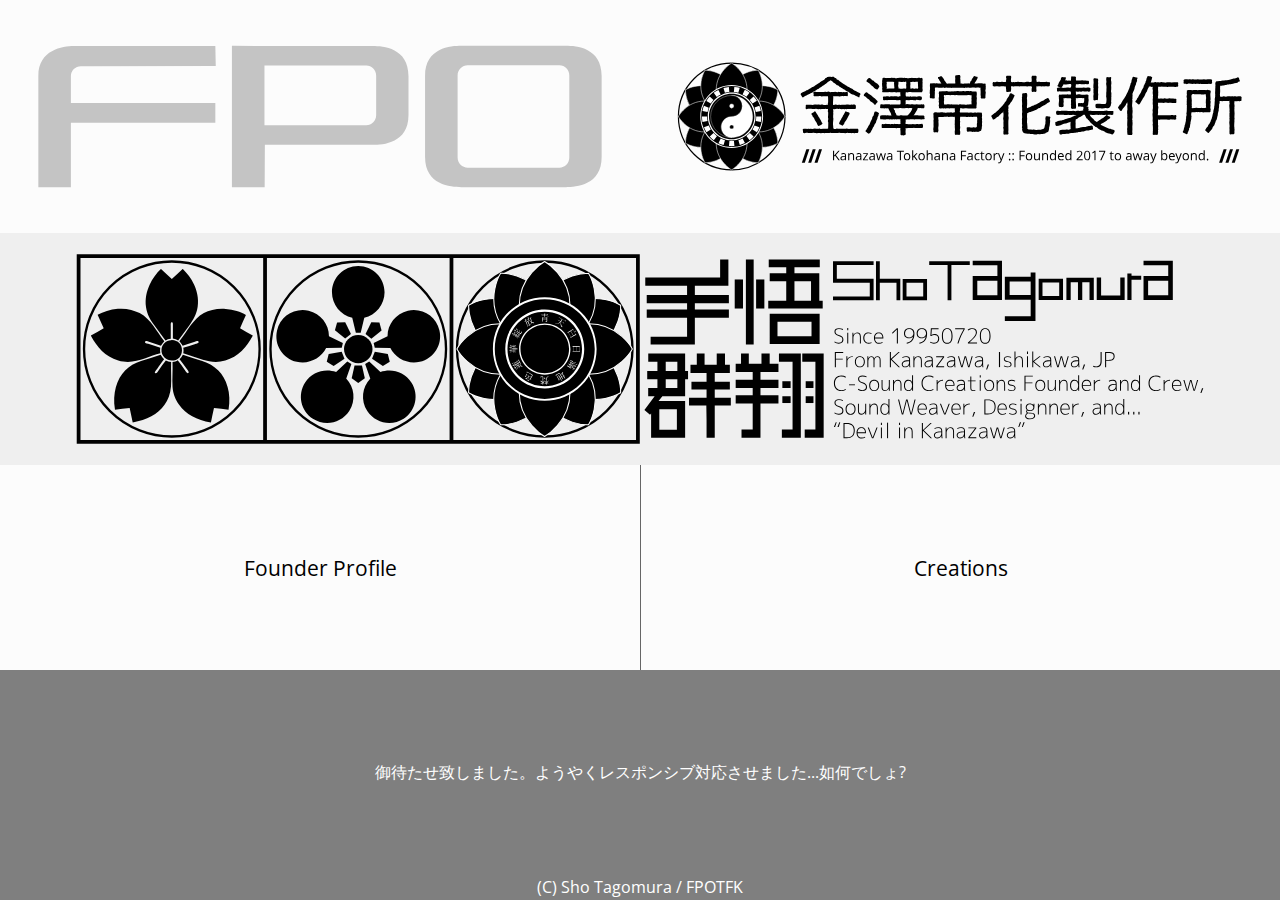
<file: index.html>
<!DOCTYPE html>
<html lang="ja">
	<head>
    	<meta charset="UTF-8" />
        <meta http-equiv="Content-Style-Type" content="text/css" />
        <meta http-equiv="Content-Script-Type" content="text/javascript" />
        <meta name="viewport" content="width=device-width,initial-scale=1.0" />
        <meta name="description" content="在澤魔王 手悟群 翔 並びにFPO/金澤常花製作所 公式サイト" />
        <meta name="keywords" content="手悟群, 翔, 在澤魔王, FPO, 金澤常花製作所" />
        <title>手悟群 翔 / Sho Tagomura / FPO / 金澤常花製作所</title>
        <link href="https://fonts.googleapis.com/css?family=Open+Sans:400,700" rel="stylesheet" type="text/css" />
        <link rel="stylesheet" href="./css/base.css" type="text/css" />
        <link rel="shortcut icon" href="./img/FPOTFK Unite Mark 02-P02.png" type="image/png" />
    </head>
    <body>
        <div class="gridize">
            <div class="heads headouter">
                <div class="img01 headimd"><img src="./img/FPO Character Symbol 03.svg" /></div>
                <div class="img02 headimd"><img src="./img/TFK Mark 03.svg" /></div>
                <div class="img03 headimd"><img src="./img/Mines Symbol 20150822 HP 02.svg" /></div>
            </div>
            <div class="menues menuwipe">
                <a class="meui mn01" href="./shotagomura/prof.html"><div>Founder Profile</div></a>
                <a class="meui mn02" href="#"><div>Creations</div></a>
            </div>
            <div class="mains">御待たせ致しました。ようやくレスポンシブ対応させました...如何でしょ?</div>
            <div class="foots" id="fots02">(C) Sho Tagomura / FPOTFK</div>
        </div>
        <!--<script src="./js/footassist.js" type="text/javascript"></script>-->
    </body>
</html>
</file>
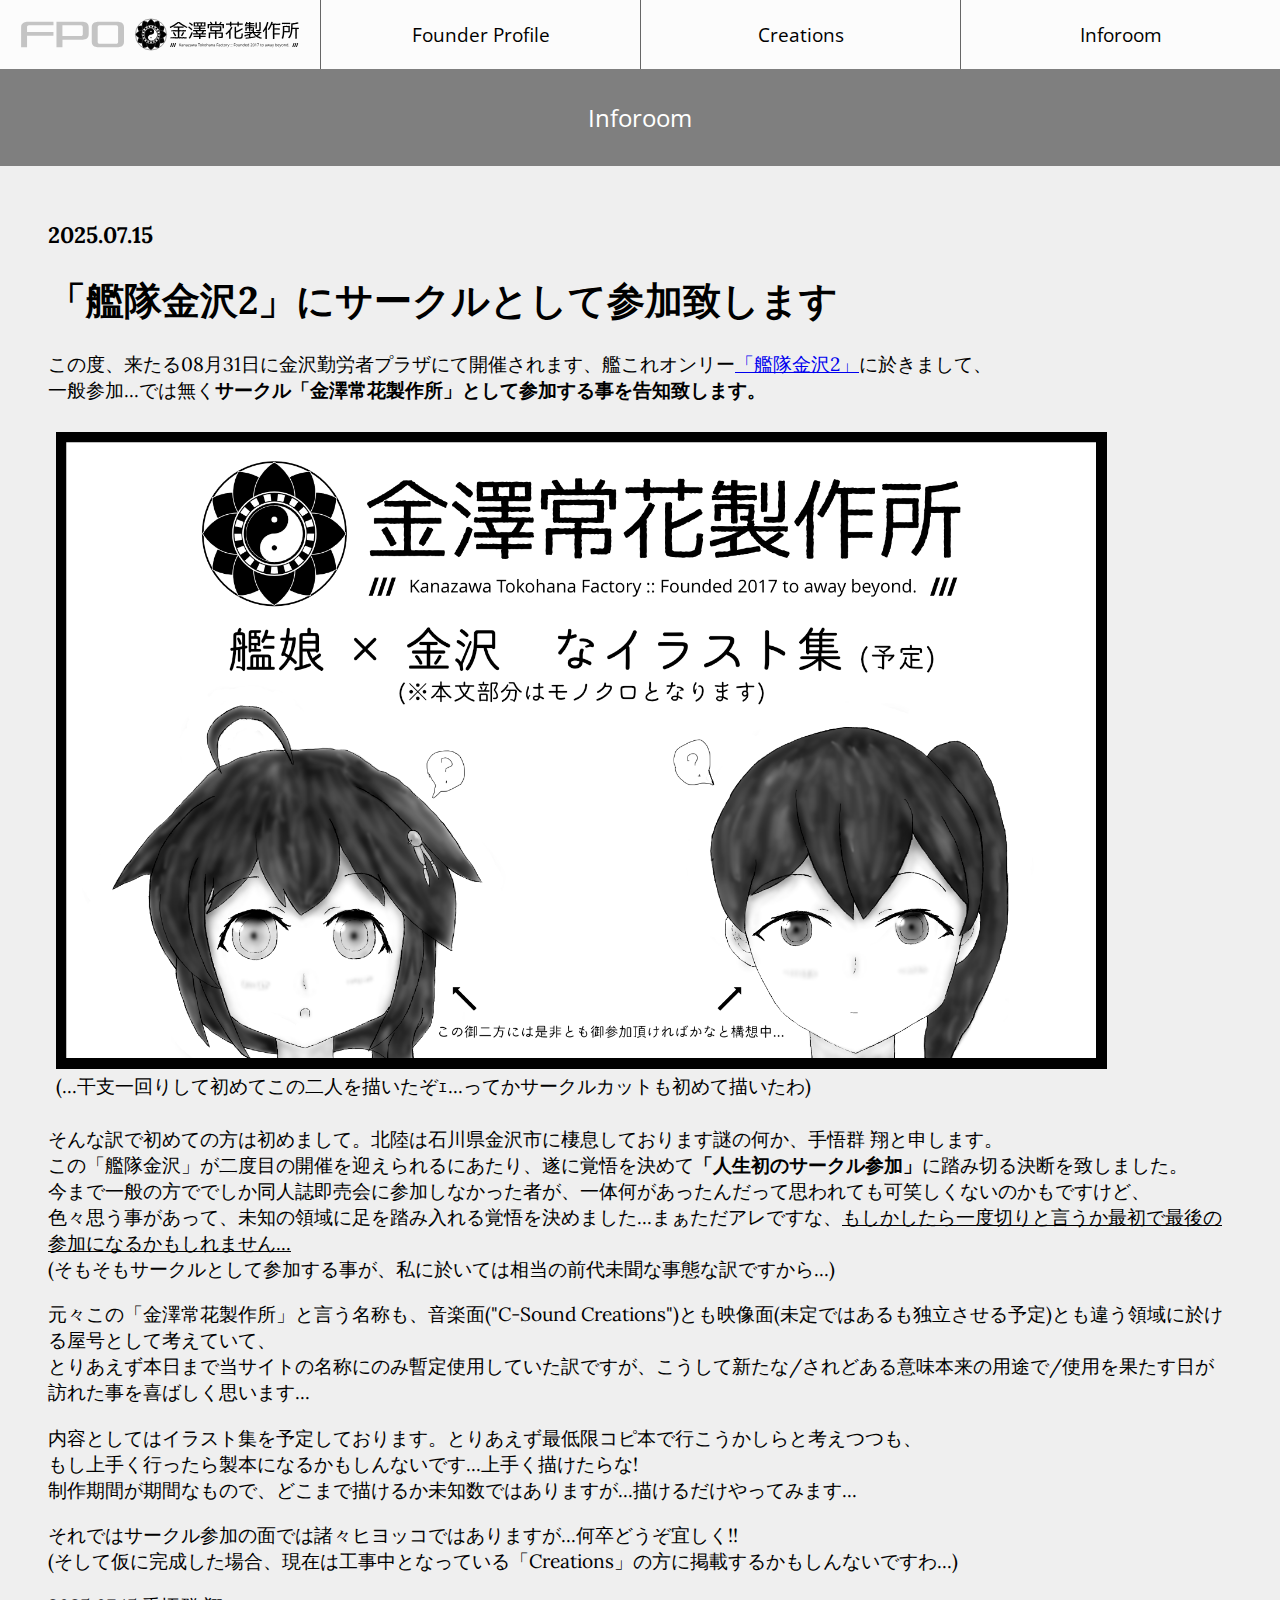
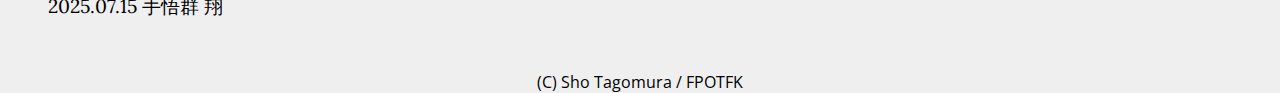
<file: inforoom/20250715_01.html>
<!DOCTYPE html>
<html lang="ja">
    <head>
        <meta charset="UTF-8" />
        <meta http-equiv="Content-Style-Type" content="text/css" />
        <meta http-equiv="Content-Script-Type" content="text/javascript" />
        <meta name="viewport" content="width=device-width,initial-scale=1.0" />
        <meta name="description" content="Profile (for Twitter)" />
        <meta name="keywords" content="手悟群, 翔, 在澤魔王, FPO, 金澤常花製作所" />
        <title>Inforoom/20250715: 「艦隊金沢2」にサークルとして参加致します</title>
        <link href="https://fonts.googleapis.com/css?family=Open+Sans:400,700" rel="stylesheet" type="text/css" />
        <link href="https://fonts.googleapis.com/css?family=Lora&display=swap" rel="stylesheet" type="text/css" />
        <link rel="stylesheet" href="../css/base_ir_main01.css" type="text/css" />
        <link rel="shortcut icon" href="../img/FPOTFK Unite Mark 02-P02.png" type="image/png" />
    </head>
    <body>
        <div class="gridize">    
            <div class="heads headouter">
                <a class="imgt" href="../"><img src="../img/FPOTFK Unite 02.svg" /></a>
                <div class="mebt" id="menubt">Menu</div>
                <a class="meui" href="../shotagomura/prof.html"><div>Founder Profile</div></a>
                <a class="meui" href="#"><div>Creations</div></a>
                <a class="meui" href="./"><div>Inforoom</div></a>
            </div>
            <div class="titles">Inforoom</div>
            <div class="maincell mains seriffer">
                <div class="dispbox">
                    <h3>2025.07.15</h3>
                    <h1>「艦隊金沢2」にサークルとして参加致します</h1>
                    <p>この度、来たる08月31日に金沢勤労者プラザにて開催されます、艦これオンリー<a href="https://nagoya.unionfleet.net/kanazawa2-about/" target="_blank">「艦隊金沢2」</a>に於きまして、<br />一般参加...では無く<span style="font-weight: bold;">サークル「金澤常花製作所」として参加する事を告知致します。</span></p>
                    <div class="innerimgrix"><img class="imgbor" src="../img/inforoom/20250715_01_01.png" /><br />(...干支一回りして初めてこの二人を描いたぞｪ...ってかサークルカットも初めて描いたわ)</div>
                    <p>そんな訳で初めての方は初めまして。北陸は石川県金沢市に棲息しております謎の何か、手悟群 翔と申します。<br />この「艦隊金沢」が二度目の開催を迎えられるにあたり、遂に覚悟を決めて<span style="font-weight: bold;">「人生初のサークル参加」</span>に踏み切る決断を致しました。<br />今まで一般の方ででしか同人誌即売会に参加しなかった者が、一体何があったんだって思われても可笑しくないのかもですけど、<br />色々思う事があって、未知の領域に足を踏み入れる覚悟を決めました...まぁただアレですな、<span style="text-decoration: underline;">もしかしたら一度切りと言うか最初で最後の参加になるかもしれません...</span><br />(そもそもサークルとして参加する事が、私に於いては相当の前代未聞な事態な訳ですから...)</p>
                    <p>元々この「金澤常花製作所」と言う名称も、音楽面("C-Sound Creations")とも映像面(未定ではあるも独立させる予定)とも違う領域に於ける屋号として考えていて、<br />とりあえず本日まで当サイトの名称にのみ暫定使用していた訳ですが、こうして新たな/されどある意味本来の用途で/使用を果たす日が訪れた事を喜ばしく思います...</p>
                    <p>内容としてはイラスト集を予定しております。とりあえず最低限コピ本で行こうかしらと考えつつも、<br />もし上手く行ったら製本になるかもしんないです...上手く描けたらな!<br />制作期間が期間なもので、どこまで描けるか未知数ではありますが...描けるだけやってみます...</p>
                    <p>それではサークル参加の面では諸々ヒヨッコではありますが...何卒どうぞ宜しく!!<br />(そして仮に完成した場合、現在は工事中となっている「Creations」の方に掲載するかもしんないですわ...)</p>
                    <p>2025.07.15 手悟群 翔</p>
                </div>
            </div>
            <div class="foots" id="fots02">(C) Sho Tagomura / FPOTFK</div>
        </div>
        <script src="../js/menuassist.js" type="text/javascript"></script>
    </body>
</html>
</file>
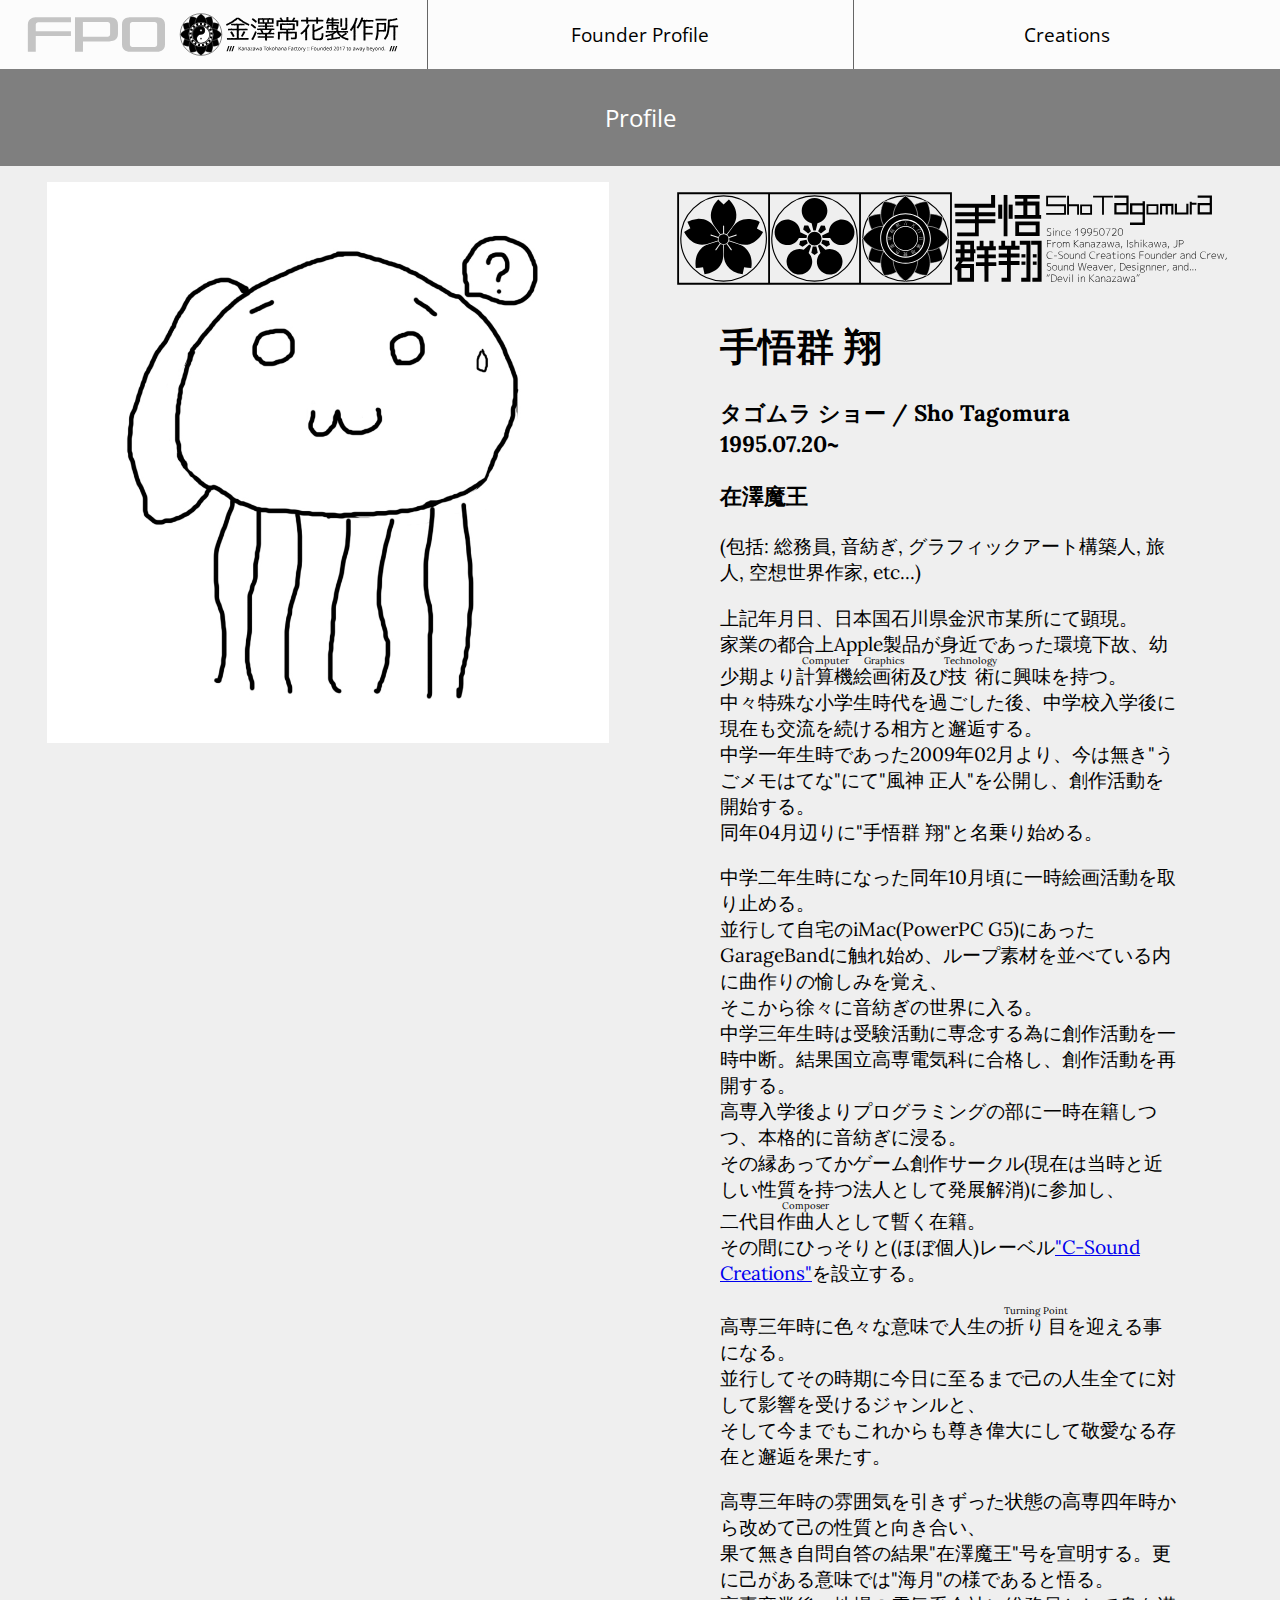
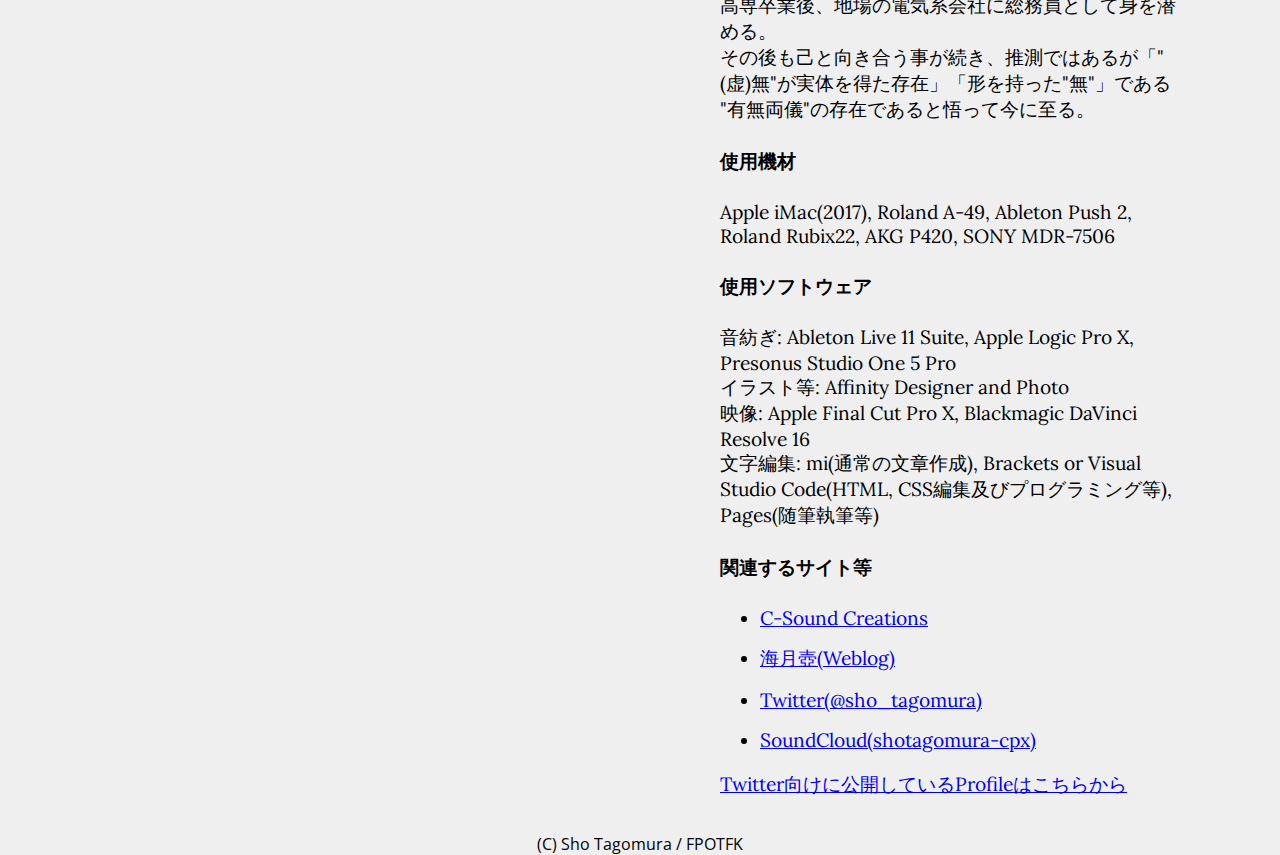
<file: shotagomura/prof.html>
<!DOCTYPE html>
<html lang="ja">
	<head>
    	<meta charset="UTF-8" />
        <meta http-equiv="Content-Style-Type" content="text/css" />
        <meta http-equiv="Content-Script-Type" content="text/javascript" />
        <meta name="viewport" content="width=device-width,initial-scale=1.0" />
        <meta name="description" content="Profile" />
        <meta name="keywords" content="手悟群, 翔, 在澤魔王, FPO, 金澤常花製作所" />
        <title>Profile</title>
        <link href="https://fonts.googleapis.com/css?family=Open+Sans:400,700" rel="stylesheet" type="text/css" />
        <link href="https://fonts.googleapis.com/css?family=Lora&display=swap" rel="stylesheet" type="text/css" />
        <link rel="stylesheet" href="../css/base03.css" type="text/css" />
        <link rel="shortcut icon" href="../img/FPOTFK Unite Mark 02-P02.png" type="image/png" />
    </head>
    <body>
        <div class="gridize">    
            <div class="heads headouter">
                <a class="imgt" href="../"><img src="../img/FPOTFK Unite 02.svg" /></a>
                <div class="mebt" id="menubt">Menu</div>
                <a class="meui" href="./prof.html"><div>Founder Profile</div></a>
                <a class="meui" href="#"><div>Creations</div></a>
            </div>
            <div class="titles">Profile</div>
            <div class="maincell mains">
                <div class="mainsumb imgridox">
                    <div class="imgmsb"><img src="../img/proficon_st01.jpg" /></div>
                    <!--<div class="imgmsb"><img src="../img/twicon01.jpg" /></div>-->
                </div>
                <div class="maindisp seriffer">
                    <div class="imgdisp"><img src="../img/Mines Symbol 20150822 HP 02.svg" /></div>
                    <div class="childisp">
                        <h1>手悟群 翔</h1><h3>タゴムラ ショー / Sho Tagomura<br />1995.07.20~</h3>
                        <h3>在澤魔王</h3>
                        <p>(包括: 総務員, 音紡ぎ, グラフィックアート構築人, 旅人, 空想世界作家, etc...)</p>
                        <p>上記年月日、日本国石川県金沢市某所にて顕現。<br />家業の都合上Apple製品が身近であった環境下故、幼少期より<ruby>計算機絵画術<rp>(</rp><rt>Computer Graphics</rt><rp>)</rp></ruby>及び<ruby>技術<rp>(</rp><rt>Technology</rt><rp>)</rp></ruby>に興味を持つ。<br />中々特殊な小学生時代を過ごした後、中学校入学後に現在も交流を続ける相方と邂逅する。<br />中学一年生時であった2009年02月より、今は無き"うごメモはてな"にて"風神 正人"を公開し、創作活動を開始する。<br />同年04月辺りに"手悟群 翔"と名乗り始める。</p>
                        <p>中学二年生時になった同年10月頃に一時絵画活動を取り止める。<br />並行して自宅のiMac(PowerPC G5)にあったGarageBandに触れ始め、ループ素材を並べている内に曲作りの愉しみを覚え、<br />そこから徐々に音紡ぎの世界に入る。<br />中学三年生時は受験活動に専念する為に創作活動を一時中断。結果国立高専電気科に合格し、創作活動を再開する。<br />高専入学後よりプログラミングの部に一時在籍しつつ、本格的に音紡ぎに浸る。<br />その縁あってかゲーム創作サークル(現在は当時と近しい性質を持つ法人として発展解消)に参加し、<br />二代目<ruby>作曲人<rp>(</rp><rt>Composer</rt><rp>)</rp></ruby>として暫く在籍。<br />その間にひっそりと(ほぼ個人)レーベル<a href="https://www.csoundc.info/" target="_blank">"C-Sound Creations"</a>を設立する。</p>
                        <p>高専三年時に色々な意味で人生の<ruby>折り目<rp>(</rp><rt>Turning Point</rt><rp>)</rp></ruby>を迎える事になる。<br />並行してその時期に今日に至るまで己の人生全てに対して影響を受けるジャンルと、<br />そして今までもこれからも尊き偉大にして敬愛なる存在と邂逅を果たす。</p>
                        <p>高専三年時の雰囲気を引きずった状態の高専四年時から改めて己の性質と向き合い、<br />果て無き自問自答の結果"在澤魔王"号を宣明する。更に己がある意味では"海月"の様であると悟る。<br />高専卒業後、地場の電気系会社に総務員として身を潜める。<br />その後も己と向き合う事が続き、推測ではあるが「"(虚)無"が実体を得た存在」「形を持った"無"」である<br />"有無両儀"の存在であると悟って今に至る。</p>
                        <h4>使用機材</h4>
                        <p>Apple iMac(2017), Roland A-49, Ableton Push 2, Roland Rubix22, AKG P420, SONY MDR-7506</p>
                        <h4>使用ソフトウェア</h4>
                        <p>音紡ぎ: Ableton Live 11 Suite, Apple Logic Pro X, Presonus Studio One 5 Pro<br />イラスト等: Affinity Designer and Photo<br />映像: Apple Final Cut Pro X, Blackmagic DaVinci Resolve 16<br />文字編集: mi(通常の文章作成), Brackets or Visual Studio Code(HTML, CSS編集及びプログラミング等), Pages(随筆執筆等)</p>
                        <h4>関連するサイト等</h4>
                        <ul class="lililinks">
                            <li><a href="https://www.csoundc.info/" target="_blank">C-Sound Creations</a></li>
                            <li><a href="https://shotagomurawithfpo.hatenablog.com/" target="_blank">海月壺(Weblog)</a></li>
                            <li><a href="https://twitter.com/sho_tagomura" target="_blank">Twitter(@sho_tagomura)</a></li>
                            <li><a href="https://soundcloud.com/shotagomura-cpx" target="_blank">SoundCloud(shotagomura-cpx)</a></li>
                        </ul>
                        <p><a href="./profortw.html">Twitter向けに公開しているProfileはこちらから</a></p>
                    </div>
                </div>
            </div>
            <div class="foots" id="fots02">(C) Sho Tagomura / FPOTFK</div>
        </div>
        <script src="../js/menuassist.js" type="text/javascript"></script>
    </body>
</html>
</file>
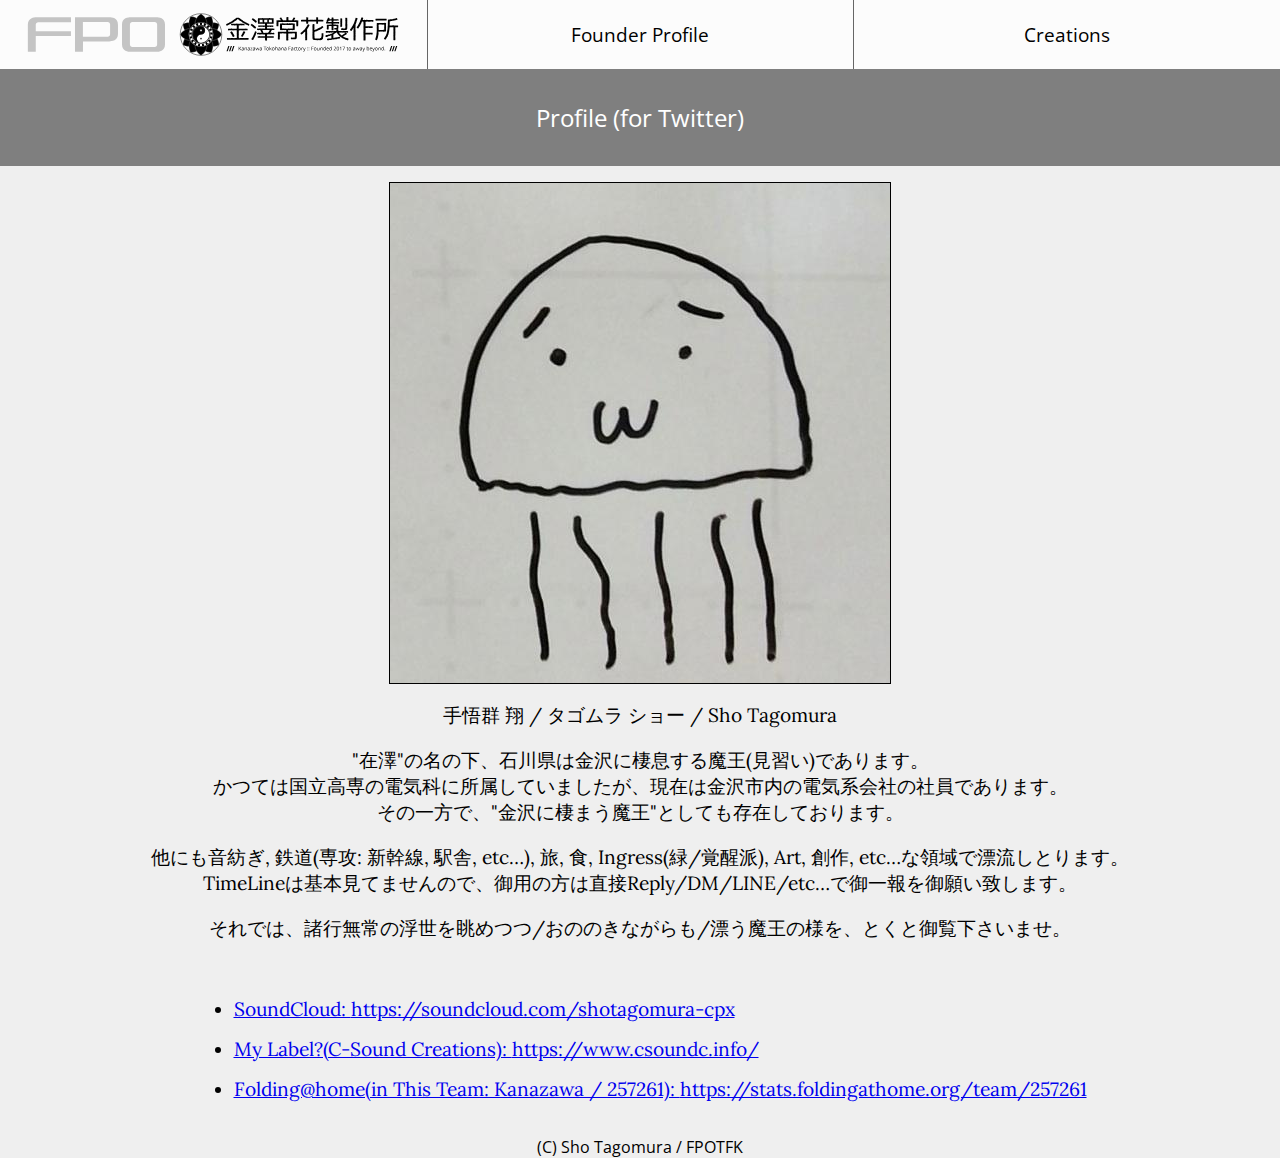
<file: shotagomura/profortw.html>
<!DOCTYPE html>
<html lang="ja">
    <head>
        <meta charset="UTF-8" />
        <meta http-equiv="Content-Style-Type" content="text/css" />
        <meta http-equiv="Content-Script-Type" content="text/javascript" />
        <meta name="viewport" content="width=device-width,initial-scale=1.0" />
        <meta name="description" content="Profile (for Twitter)" />
        <meta name="keywords" content="手悟群, 翔, 在澤魔王, FPO, 金澤常花製作所" />
        <title>Profile (for Twitter)</title>
        <link href="https://fonts.googleapis.com/css?family=Open+Sans:400,700" rel="stylesheet" type="text/css" />
        <link href="https://fonts.googleapis.com/css?family=Lora&display=swap" rel="stylesheet" type="text/css" />
        <link rel="stylesheet" href="../css/base02p.css" type="text/css" />
        <link rel="shortcut icon" href="../img/FPOTFK Unite Mark 02-P02.png" type="image/png" />
    </head>
    <body>
        <div class="gridize">    
            <div class="heads headouter">
                <a class="imgt" href="../"><img src="../img/FPOTFK Unite 02.svg" /></a>
                <div class="mebt" id="menubt">Menu</div>
                <a class="meui" href="./prof.html"><div>Founder Profile</div></a>
                <a class="meui" href="#"><div>Creations</div></a>
            </div>
            <div class="titles">Profile (for Twitter)</div>
            <div class="maincell mains">
                <div class="mainsumb imgridox">
                    <div class="imgmsb"><img src="../img/twicon01.jpg" class="imgbor" /></div>
                </div>
                <div class="maindisp seriffer">
                    <div class="childisp">
                        <p>手悟群 翔 / タゴムラ ショー / Sho Tagomura</p>
                        <p>"在澤"の名の下、石川県は金沢に棲息する魔王(見習い)であります。<br />
                        かつては国立高専の電気科に所属していましたが、現在は金沢市内の電気系会社の社員であります。<br />
                        その一方で、"金沢に棲まう魔王"としても存在しております。</p>
                        <p>他にも音紡ぎ, 鉄道(専攻: 新幹線, 駅舎, etc…), 旅, 食, Ingress(緑/覚醒派), Art, 創作, etc…な領域で漂流しとります。<br />
                        TimeLineは基本見てませんので、御用の方は直接Reply/DM/LINE/etc…で御一報を御願い致します。</p>
                        <p>それでは、諸行無常の浮世を眺めつつ/おののきながらも/漂う魔王の様を、とくと御覧下さいませ。</p>
                        <div class="centleftize">
                            <ul class="lililinks">
                                <li><a href="https://soundcloud.com/shotagomura-cpx">SoundCloud: <span class="longlinks">https://soundcloud.com/shotagomura-cpx</span></a></li>
                                <li><a href="http://www.csoundc.info/">My Label?(C-Sound Creations): <span class="longlinks">https://www.csoundc.info/</span></a></li>
                                <li><a href="https://stats.foldingathome.org/team/257261">Folding@home(in This Team: Kanazawa / 257261): <span class="longlinks">https://stats.foldingathome.org/team/257261</span></a></li>
                            </ul>
                        </div>
                    </div>
                </div>
            </div>
            <div class="foots" id="fots02">(C) Sho Tagomura / FPOTFK</div>
        </div>
        <script src="../js/menuassist.js" type="text/javascript"></script>
    </body>
</html>
</file>
<file: css/base.css>
@charset "UTF-8";
/* CSS Document */

body {
	background-color:#7f7f7f;
	font-family: "Open Sans", "ヒラギノ角ゴ Pro W3", "Hiragino Kaku Gothic Pro", "メイリオ", Meiryo, Osaka, "ＭＳ Ｐゴシック", "MS PGothic", sans-serif;
	margin:0px;
	text-align:center;
	min-height: 100vh;
}
.gridize {
    display: grid;
    height: 100vh;
    grid-template-columns: 1fr;
    grid-template-rows: 1fr 1fr 1fr auto;
}
.headouter {
    grid-column: 1 / 2;
    grid-row: 1 / 2;
}
.heads {
    display: grid;
    grid-template-columns: 1fr;
    grid-template-rows: 1fr 1fr 1fr;
    background-color:#fcfcfc;
}
.headimd img {
    width: 90%;
    height: auto;
    object-fit: contain;
}
.img01 {
    grid-column: 1 / 2;
    grid-row: 1 / 2;
}
.img02 {
    grid-column: 1 / 2;
    grid-row: 2 / 3;
}
.img03 {
    grid-column: 1 / 2;
    grid-row: 3 / 4;
    background-color: #efefef;
}
.img01,
.img02,
.img03 {
    display: flex;
    align-items: center;
    justify-content: center;
}
.menuwipe {
    grid-column: 1 / 2;
    grid-row: 2 / 3;
}
.menues {
	display: grid;
	font-size: 1.3rem;
	grid-template-columns: repeat(auto-fit, minmax(300px, 1fr));
	grid-auto-rows: 1fr;
    background-color:#fcfcfc;
}
.meui {
    padding: 1.3rem;
    display: flex;
    align-items: center;
    justify-content: center;
    color: #000000;
    text-decoration: none;
    border-top: solid 1px #666;
}
.mains {
    padding: 1rem 1rem;
    grid-column: 1 / 2;
    grid-row: 3 / 4;
    display: flex;
    align-items: center;
    justify-content: center;
    color: #ffffff;
}
.foots {
    padding: 0.1rem 0rem;
    color: #ffffff;
    grid-column: 1 / 2;
    grid-row: 4 / 5;
}
/*.menues > .meui {
	//padding: 1.3rem;
    border-top: solid 1px #666;
}
.meui > a {
	color: #000;
	text-decoration: none;
	display: block;
	padding: 1.3rem;
}
.meui > a:hover {
	color: #000;
	text-decoration: none;
	display: block;
	padding: 1.3rem;
}*/

@media (min-width: 960px) {
	/*.menues {
		grid-template-rows: auto;
		grid-template-columns: 1fr 1fr;
		-ms-grid-columns: 1fr 1fr;
		-ms-grid-rows: auto;
	}*/
	.menues > .meui {
		/*background-color:#fcfcfc;
		padding: 2rem;*/
		color: #000;
        border-top: none;
		text-decoration: none;
	}
	.menues > .meui:hover {
		background-color:#666;
		//padding: 2rem;
		color: #ffffff;
		text-decoration: none;
	}
    .menues > .meui:nth-child(n+2) {
        /*background-color:#fcfcfc;
        padding: 2rem;*/
        border-left: solid 1px #666;
    }
	/*.mn01 {
		grid-column: 1;
		grid-row: 1;
		-ms-grid-column: 1;
		-ms-grid-row: 1;
	}
	.mn02 {
		grid-column: 2;
		grid-row: 1;
		-ms-grid-column: 2;
		-ms-grid-row: 1;
	}*/
	.heads {
		grid-template-rows: 1fr 1fr;
		grid-template-columns: 1fr 1fr;
	}
	.img01 {
		grid-column: 1 / 2;
		grid-row: 1 / 2;
	}
	.img02 {
		grid-column: 2 / 3;
		grid-row: 1 / 2;
	}
	.img03 {
		grid-column: 1 / 3;
		grid-row: 2 / 3;
	}
	/*.heads img {
	  //width: 80%;
	  height: auto;
	}*/
}
</file>
<file: css/base_ir_main01.css>
@charset "UTF-8";
/* CSS Document */
* {
    box-sizing: border-box;
}
body {
    background-color:#efefef;
    font-family: "Open Sans", "ヒラギノ角ゴ Pro W3", "Hiragino Kaku Gothic Pro", "メイリオ", Meiryo, Osaka, "ＭＳ Ｐゴシック", "MS PGothic", sans-serif;
    margin:0px;
    text-align:center;
}
.seriffer {
    /*font-family: NotoSerifCJKjp, "ヒラギノ明朝 Pro W3", "Hiragino Mincho Pro", "ＭＳ Ｐ明朝", "MS PMincho", serif;*/
    font-family: "Lora","游明朝","Yu Mincho",YuMincho,"ヒラギノ明朝 Pro W3","Hiragino Mincho ProN","メイリオ",Georgia,Meiryo,serif;
}
.gridize {
    display: grid;
    height: 100vh;
    grid-template-columns: 1fr;
    grid-template-rows: auto auto auto auto;
}
.headouter {
    grid-column: 1 / 2;
    grid-row: 1 / 2;
}
.heads {
    display: grid;
    grid-template-columns: repeat(auto-fit, minmax(min-content, 1fr));
    grid-auto-rows: 1fr;
    background-color:#fcfcfc;
}
.heads > .meui {
    padding: 1.3rem;
    font-size: 1.2rem;
    display: none;
    align-items: center;
    justify-content: center;
    color: #000000;
    text-decoration: none;
    border-top: solid 1px #666;
}
.mebt {
    padding: 1.3rem;
    font-size: 1.2rem;
    display: flex;
    align-items: center;
    justify-content: center;
    cursor: pointer;
    visibility: visible;
    border-top: solid 1px #666;
}
.mebt-closed {
    color: #000000;
    background-color: #fcfcfc;
}
.mebt-opened {
    color: #ffffff;
    background-color: #666;
}
/*.meui > a:hover {
color: #000;
background-color: #747474;
text-decoration: none;
display: block;
padding: 1.3rem;
}*/
.titles {
    grid-column: 1 / 2;
    grid-row: 2 / 3;
    display: flex;
    align-items: center;
    justify-content: center;
    padding: 2rem;
    font-size: 1.5rem;
    color:#fff;
    background-color:#7f7f7f;
}
.imgt > img {
    width: 90%;
    height: auto;
    object-fit: contain;
}
.imgt {
    display: flex;
    align-items: center;
    justify-content: center;
}
.maincell {
    grid-column: 1 / 2;
    grid-row: 3 / 4;
}
.mains {
    padding: 1rem 1rem;
    font-size: 1.2rem;
}
.dispbox {
    padding: 1rem 0.5rem;
    text-align: left;
}
.imgbor {
    border: solid 1px #000;
}
.imgridox {
    display: flex;
    align-items: center;
    justify-content: space-between;
    flex-wrap: wrap;
}
.innerimgrix {
    flex: 1 1 300px;
    padding: 0.5rem;
}
.innerimgrix img {
    max-width: 100%;
    height: auto;
    object-fit: contain;
}
.childisp {
    font-size: 1.2rem;
}
.centleftize {
    display: flex;
    align-items: center;
    justify-content: center;
}
.lililinks {
    overflow-wrap: break-word;
    word-wrap: break-word;
}
.lililinks > li {
    margin-top: 1rem;
    text-align: left;
}
.longlinks {
    word-break: break-all;
}
.foots {
    grid-column: 1 / 2;
    grid-row: 4 / 5;
    display: flex;
    align-items: flex-end;
    justify-content: center;
}

@media (min-width: 960px) {
    .heads {
        grid-template-columns: repeat(auto-fit, minmax(300px, 1fr));
    }
    .heads > .meui {
        display: flex;
        background-color:#fcfcfc;
        padding: 1.3rem;
        border-top: none;
        border-left: solid 1px #666;
    }
    .heads > .meui:hover {
        background-color:#666;
        color: #ffffff;
        text-decoration: none;
        padding: 1.3rem;
    }
    .mebt {
        display: none;
        visibility: hidden;
    }
    .dispbox {
        padding: 1rem 2rem;
        text-align: left;
    }
    .innerimgrix img {
        max-width: 90%;
        height: auto;
        object-fit: contain;
    }
}
</file>
<file: css/base03.css>
@charset "UTF-8";
/* CSS Document */

body {
	background-color:#efefef;
	font-family: "Open Sans", "ヒラギノ角ゴ Pro W3", "Hiragino Kaku Gothic Pro", "メイリオ", Meiryo, Osaka, "ＭＳ Ｐゴシック", "MS PGothic", sans-serif;
	margin:0px;
	text-align:center;
}
.seriffer {
	/*font-family: NotoSerifCJKjp, "ヒラギノ明朝 Pro W3", "Hiragino Mincho Pro", "ＭＳ Ｐ明朝", "MS PMincho", serif;*/
    font-family: "Lora","游明朝","Yu Mincho",YuMincho,"ヒラギノ明朝 Pro W3","Hiragino Mincho ProN","メイリオ",Georgia,Meiryo,serif;
}
.gridize {
    display: grid;
    height: 100vh;
    grid-template-columns: 1fr;
    grid-template-rows: auto auto auto auto;
}
.headouter {
    grid-column: 1 / 2;
    grid-row: 1 / 2;
}
.heads {
    display: grid;
    grid-template-columns: repeat(auto-fit, minmax(min-content, 1fr));
    grid-auto-rows: 1fr;
    background-color:#fcfcfc;
}
.heads > .meui {
	padding: 1.3rem;
    font-size: 1.2rem;
    display: none;
    align-items: center;
    justify-content: center;
    color: #000000;
    text-decoration: none;
    border-top: solid 1px #666;
}
.mebt {
    padding: 1.3rem;
    display: flex;
    align-items: center;
    justify-content: center;
    cursor: pointer;
    visibility: visible;
    border-top: solid 1px #666;
}
.mebt-closed {
    color: #000000;
    background-color: #fcfcfc;
}
.mebt-opened {
    color: #ffffff;
    background-color: #666;
}
/*.meui > a:hover {
    color: #000;
    background-color: #747474;
    text-decoration: none;
    display: block;
    padding: 1.3rem;
}*/
.titles {
	grid-column: 1 / 2;
    grid-row: 2 / 3;
    padding: 2rem;
    font-size: 1.5rem;
	color:#fff;
	background-color:#7f7f7f;
}
.imgt > img {
    width: 90%;
    height: auto;
    object-fit: contain;
}
.imgt {
    display: flex;
    align-items: center;
    justify-content: center;
}
.maincell {
    grid-column: 1 / 2;
    grid-row: 3 / 4;
}
.mains {
    padding: 1rem 1rem;
    display: grid;
    grid-template-columns: 1fr;
    grid-template-rows: auto auto;
}
.mainsumb {
    grid-column: 1 / 2;
    grid-row: 1 / 2;
}
.imgridox {
    display: grid;
    grid-template-columns: repeat(auto-fit, minmax(300px, 1fr));
    grid-auto-rows: 1fr;
}
.imgmsb {
    display: flex;
    align-items: start;
    justify-content: center;
}
.imgmsb > img {
    max-width: 90%;
    height: auto;
    object-fit: contain;
}
.maindisp {
    grid-column: 1 / 2;
    grid-row: 2 / 3;
}
.maindisp > img {
    max-width: 90%;
    height: auto;
    object-fit: contain;
}
.imgdisp {
    display: flex;
    align-items: center;
    justify-content: center;
}
.imgdisp > img {
    width: 90%;
    height: auto;
    object-fit: contain;
}
.imgbor {
    border: solid 1px #000;
}
.imgmain {
    width: 50%;
    height: 50%;
    object-fit: contain;
}
.childisp {
    font-size: 1.2rem;
}
.lililinks > li {
    margin-top: 1rem;
    text-align: left;
}
.foots {
    grid-column: 1 / 2;
    grid-row: 4 / 5;
}

@media (min-width: 960px) {
    .heads {
        grid-template-columns: repeat(auto-fit, minmax(300px, 1fr));
    }
    .heads > .meui {
        display: flex;
        background-color:#fcfcfc;
		padding: 1.3rem;
        border-top: none;
        border-left: solid 1px #666;
	}
	.heads > .meui:hover {
		background-color:#666;
        color: #ffffff;
        text-decoration: none;
		padding: 1.3rem;
	}
    .mebt {
        display: none;
        visibility: hidden;
    }
    .mains {
        display: grid;
        grid-template-columns: 1fr 1fr;
        grid-template-rows: 1fr;
    }
    .mainsumb {
        grid-column: 1 / 2;
        grid-row: 1 / 2;
    }
    .maindisp {
        grid-column: 2 / 3;
        grid-row: 1 / 2;
    }
    .childisp {
        margin-left: 5.0rem;
        margin-right: 5.5rem;
        text-align: left;
    }
	/*.titles {
		padding: 2rem;
		color:#fff;
		background-color:#7f7f7f;
		grid-column: 1 / 4;
		grid-row: 2;
		-ms-grid-column: 1;
		-ms-grid-row: 2;
		-ms-grid-column-span: 3;
	}
	.heads img {
	  //width: 80%;
	  height: auto;
	}*/
}
</file>
<file: css/base02p.css>
@charset "UTF-8";
/* CSS Document */
* {
    box-sizing: border-box;
}
body {
    background-color:#efefef;
    font-family: "Open Sans", "ヒラギノ角ゴ Pro W3", "Hiragino Kaku Gothic Pro", "メイリオ", Meiryo, Osaka, "ＭＳ Ｐゴシック", "MS PGothic", sans-serif;
    margin:0px;
    text-align:center;
}
.seriffer {
    /*font-family: NotoSerifCJKjp, "ヒラギノ明朝 Pro W3", "Hiragino Mincho Pro", "ＭＳ Ｐ明朝", "MS PMincho", serif;*/
    font-family: "Lora","游明朝","Yu Mincho",YuMincho,"ヒラギノ明朝 Pro W3","Hiragino Mincho ProN","メイリオ",Georgia,Meiryo,serif;
}
.gridize {
    display: grid;
    height: 100vh;
    grid-template-columns: 1fr;
    grid-template-rows: auto auto auto auto;
}
.headouter {
    grid-column: 1 / 2;
    grid-row: 1 / 2;
}
.heads {
    display: grid;
    grid-template-columns: repeat(auto-fit, minmax(min-content, 1fr));
    grid-auto-rows: 1fr;
    background-color:#fcfcfc;
}
.heads > .meui {
    padding: 1.3rem;
    font-size: 1.2rem;
    display: none;
    align-items: center;
    justify-content: center;
    color: #000000;
    text-decoration: none;
    border-top: solid 1px #666;
}
.mebt {
    padding: 1.3rem;
    font-size: 1.2rem;
    display: flex;
    align-items: center;
    justify-content: center;
    cursor: pointer;
    visibility: visible;
    border-top: solid 1px #666;
}
.mebt-closed {
    color: #000000;
    background-color: #fcfcfc;
}
.mebt-opened {
    color: #ffffff;
    background-color: #666;
}
/*.meui > a:hover {
color: #000;
background-color: #747474;
text-decoration: none;
display: block;
padding: 1.3rem;
}*/
.titles {
    grid-column: 1 / 2;
    grid-row: 2 / 3;
    display: flex;
    align-items: center;
    justify-content: center;
    padding: 2rem;
    font-size: 1.5rem;
    color:#fff;
    background-color:#7f7f7f;
}
.imgt > img {
    width: 90%;
    height: auto;
    object-fit: contain;
}
.imgt {
    display: flex;
    align-items: center;
    justify-content: center;
}
.maincell {
    grid-column: 1 / 2;
    grid-row: 3 / 4;
}
.mains {
    padding: 1rem 1rem;
    display: grid;
    grid-template-columns: 1fr;
    grid-template-rows: auto auto;
}
.mainsumb {
    grid-column: 1 / 2;
    grid-row: 1 / 2;
}
.imgridox {
    display: grid;
    grid-template-columns: repeat(auto-fit, minmax(300px, 1fr));
    grid-auto-rows: 1fr;
}
.imgmsb {
    display: flex;
    align-items: start;
    justify-content: center;
}
.imgmsb > img {
    max-width: 90%;
    height: auto;
    object-fit: contain;
}
.maindisp {
    grid-column: 1 / 2;
    grid-row: 2 / 3;
}
.maindisp > img {
    max-width: 90%;
    height: auto;
    object-fit: contain;
}
.imgdisp {
    display: flex;
    align-items: center;
    justify-content: center;
}
.imgdisp > img {
    width: 90%;
    height: auto;
    object-fit: contain;
}
.imgbor {
    border: solid 1px #000;
}
.imgmain {
    width: 50%;
    height: 50%;
    object-fit: contain;
}
.childisp {
    font-size: 1.2rem;
}
.centleftize {
    display: flex;
    align-items: center;
    justify-content: center;
}
.lililinks {
    overflow-wrap: break-word;
    word-wrap: break-word;
}
.lililinks > li {
    margin-top: 1rem;
    text-align: left;
}
.longlinks {
    word-break: break-all;
}
.foots {
    grid-column: 1 / 2;
    grid-row: 4 / 5;
    display: flex;
    align-items: flex-end;
    justify-content: center;
}

@media (min-width: 960px) {
    .heads {
        grid-template-columns: repeat(auto-fit, minmax(300px, 1fr));
    }
    .heads > .meui {
        display: flex;
        background-color:#fcfcfc;
        padding: 1.3rem;
        border-top: none;
        border-left: solid 1px #666;
    }
    .heads > .meui:hover {
        background-color:#666;
        color: #ffffff;
        text-decoration: none;
        padding: 1.3rem;
    }
    .mebt {
        display: none;
        visibility: hidden;
    }
    .mains {
        /*display: grid;
        grid-template-columns: 1fr 1fr;
        grid-template-rows: 1fr;*/
        display: grid;
        grid-template-columns: 1fr;
        grid-template-rows: auto auto;
    }
    .mainsumb {
        /*grid-column: 1 / 2;
        grid-row: 1 / 2;*/
        grid-column: 1 / 2;
        grid-row: 1 / 2;
    }
    .maindisp {
        /*grid-column: 2 / 3;
        grid-row: 1 / 2;*/
        grid-column: 1 / 2;
        grid-row: 2 / 3;
    }
    /*.childisp {
        margin-left: 5.0rem;
        margin-right: 5.5rem;
        text-align: left;
    }*/
    /*.titles {
    padding: 2rem;
    color:#fff;
    background-color:#7f7f7f;
    grid-column: 1 / 4;
    grid-row: 2;
    -ms-grid-column: 1;
    -ms-grid-row: 2;
    -ms-grid-column-span: 3;
}
    .heads img {
    //width: 80%;
    height: auto;
}*/
}
</file>
